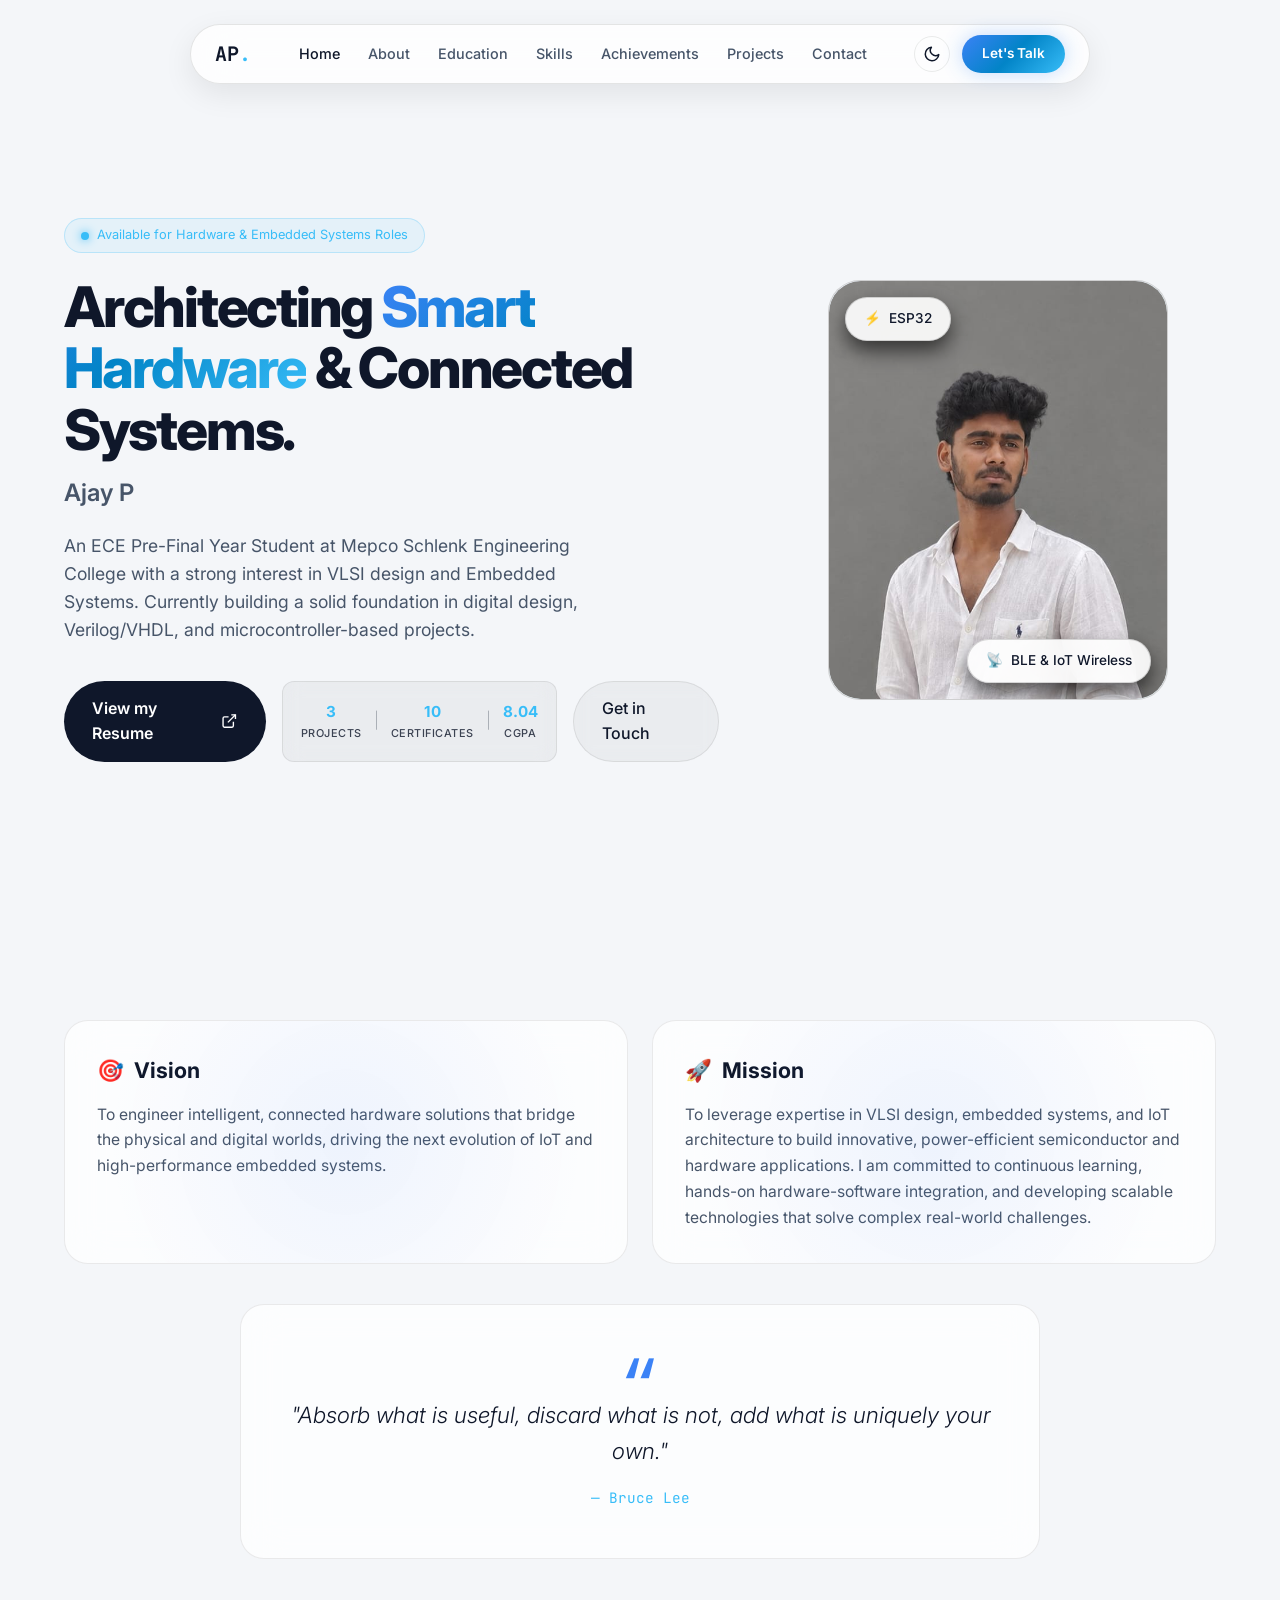
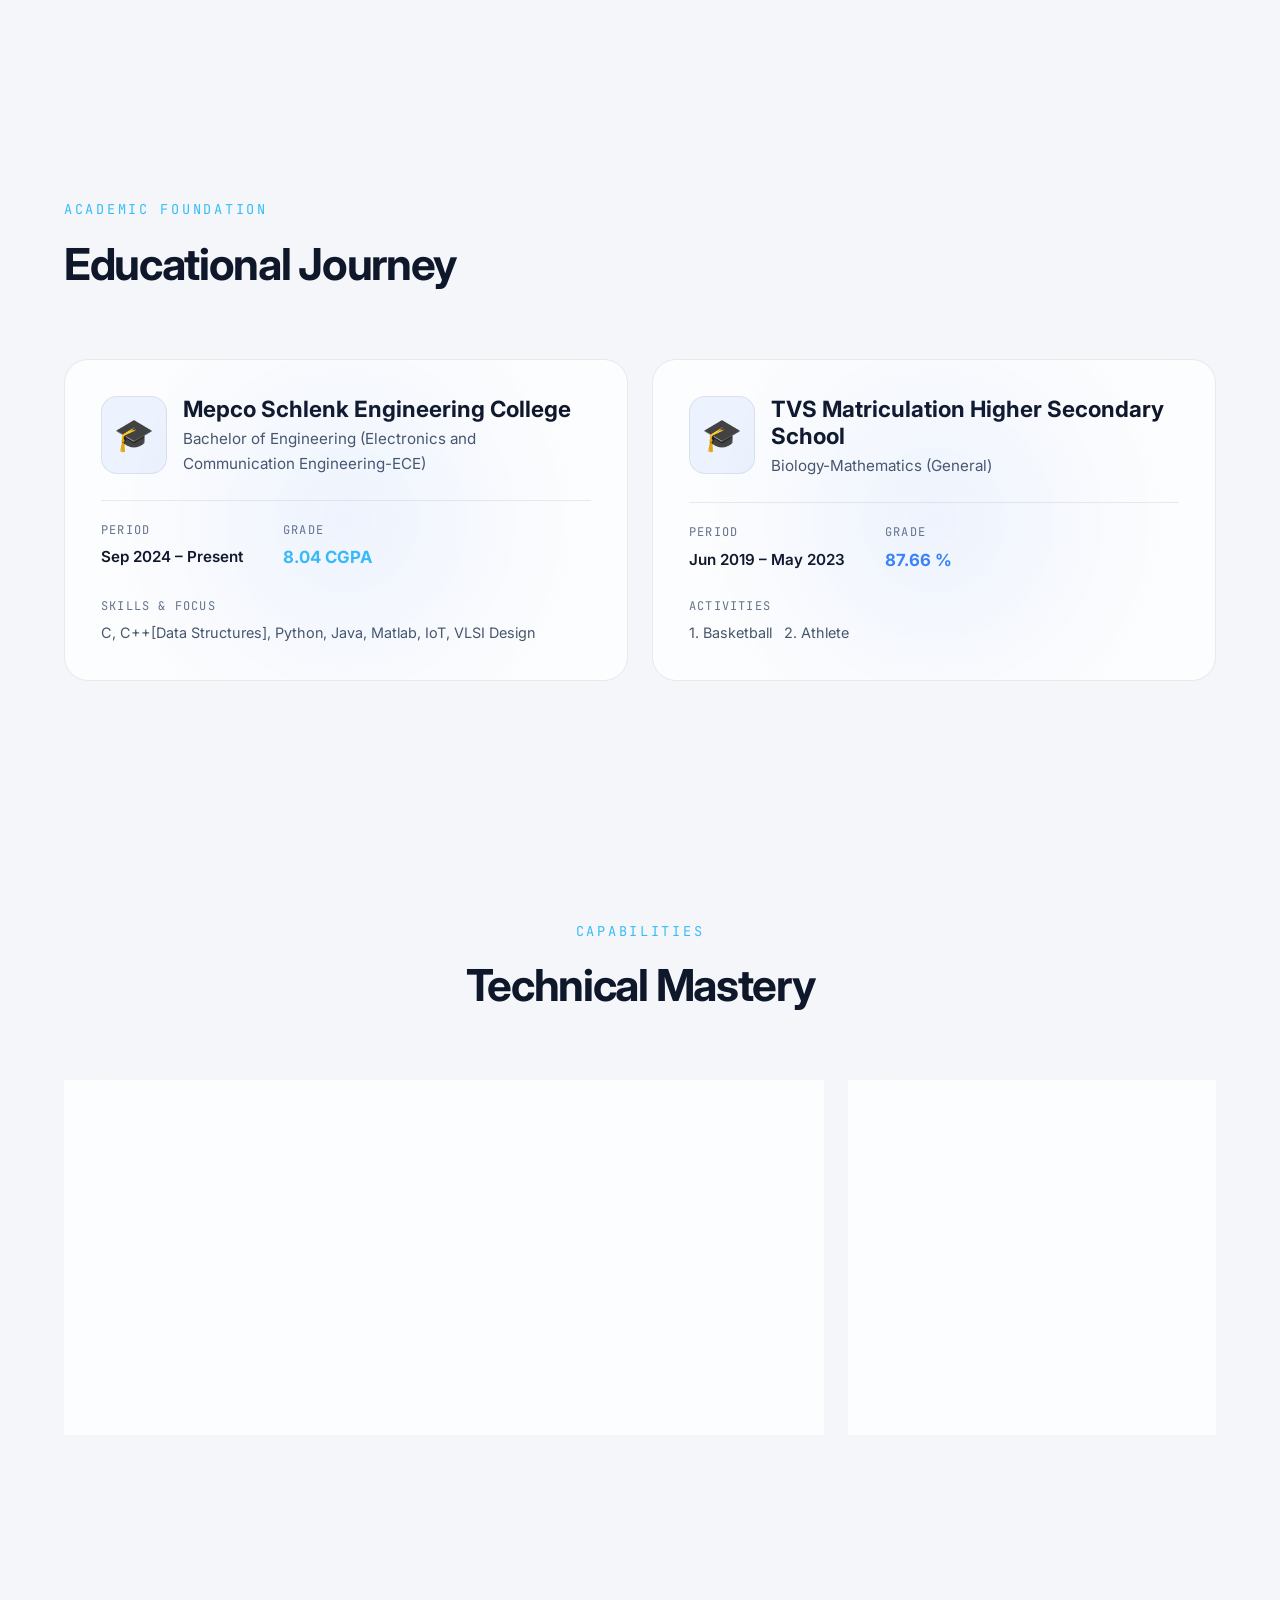
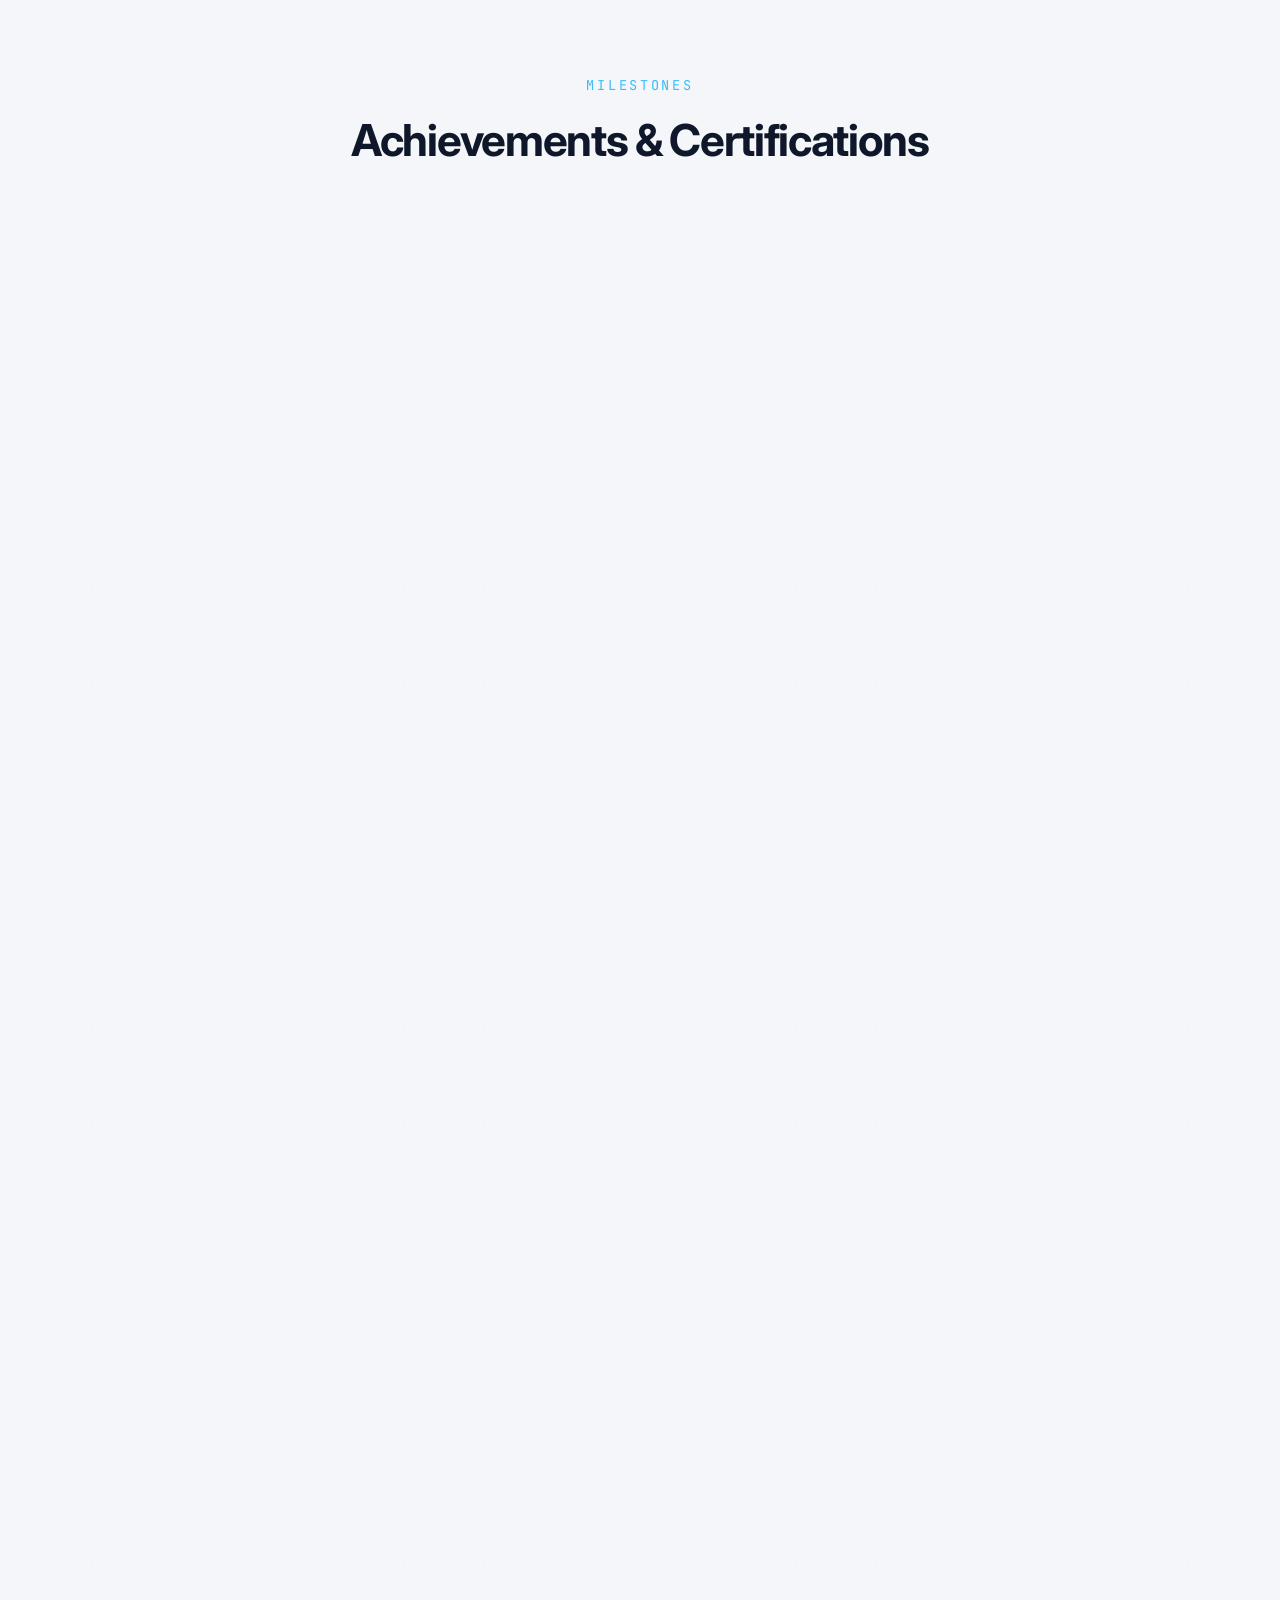
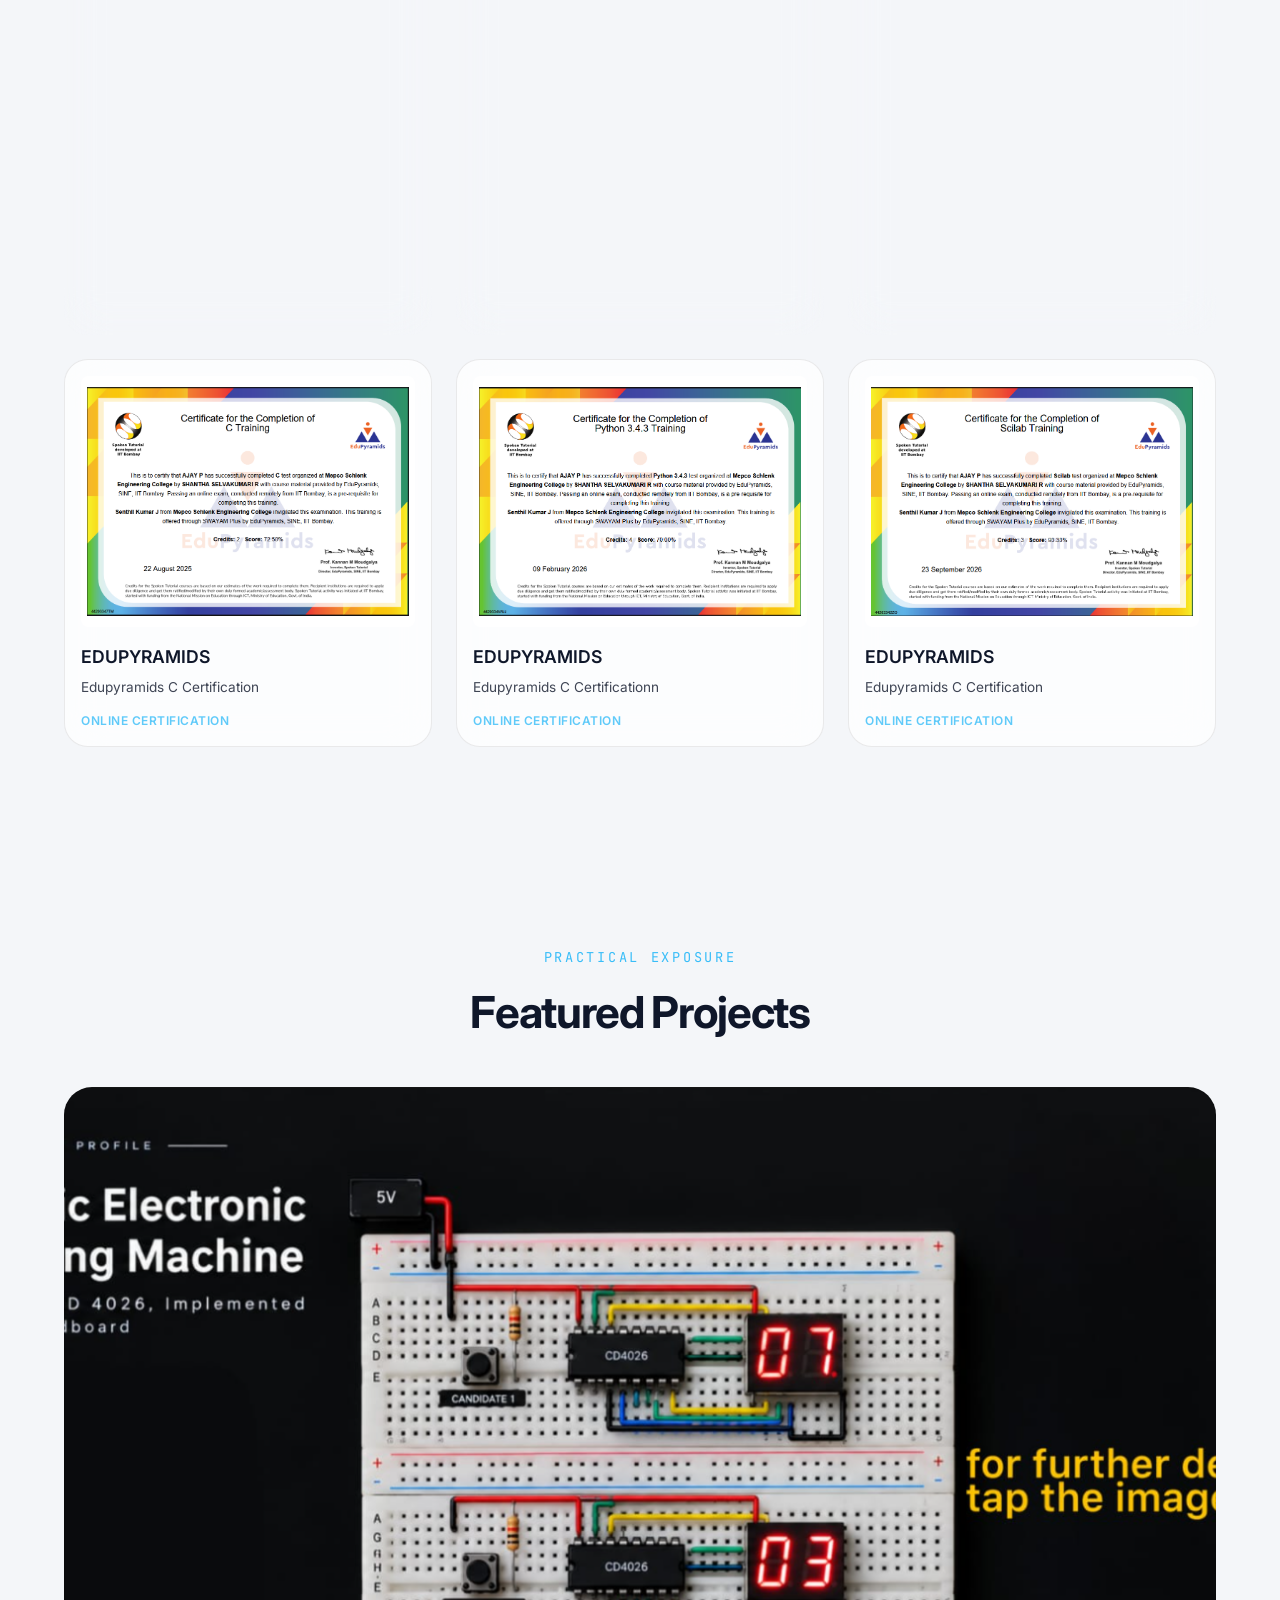
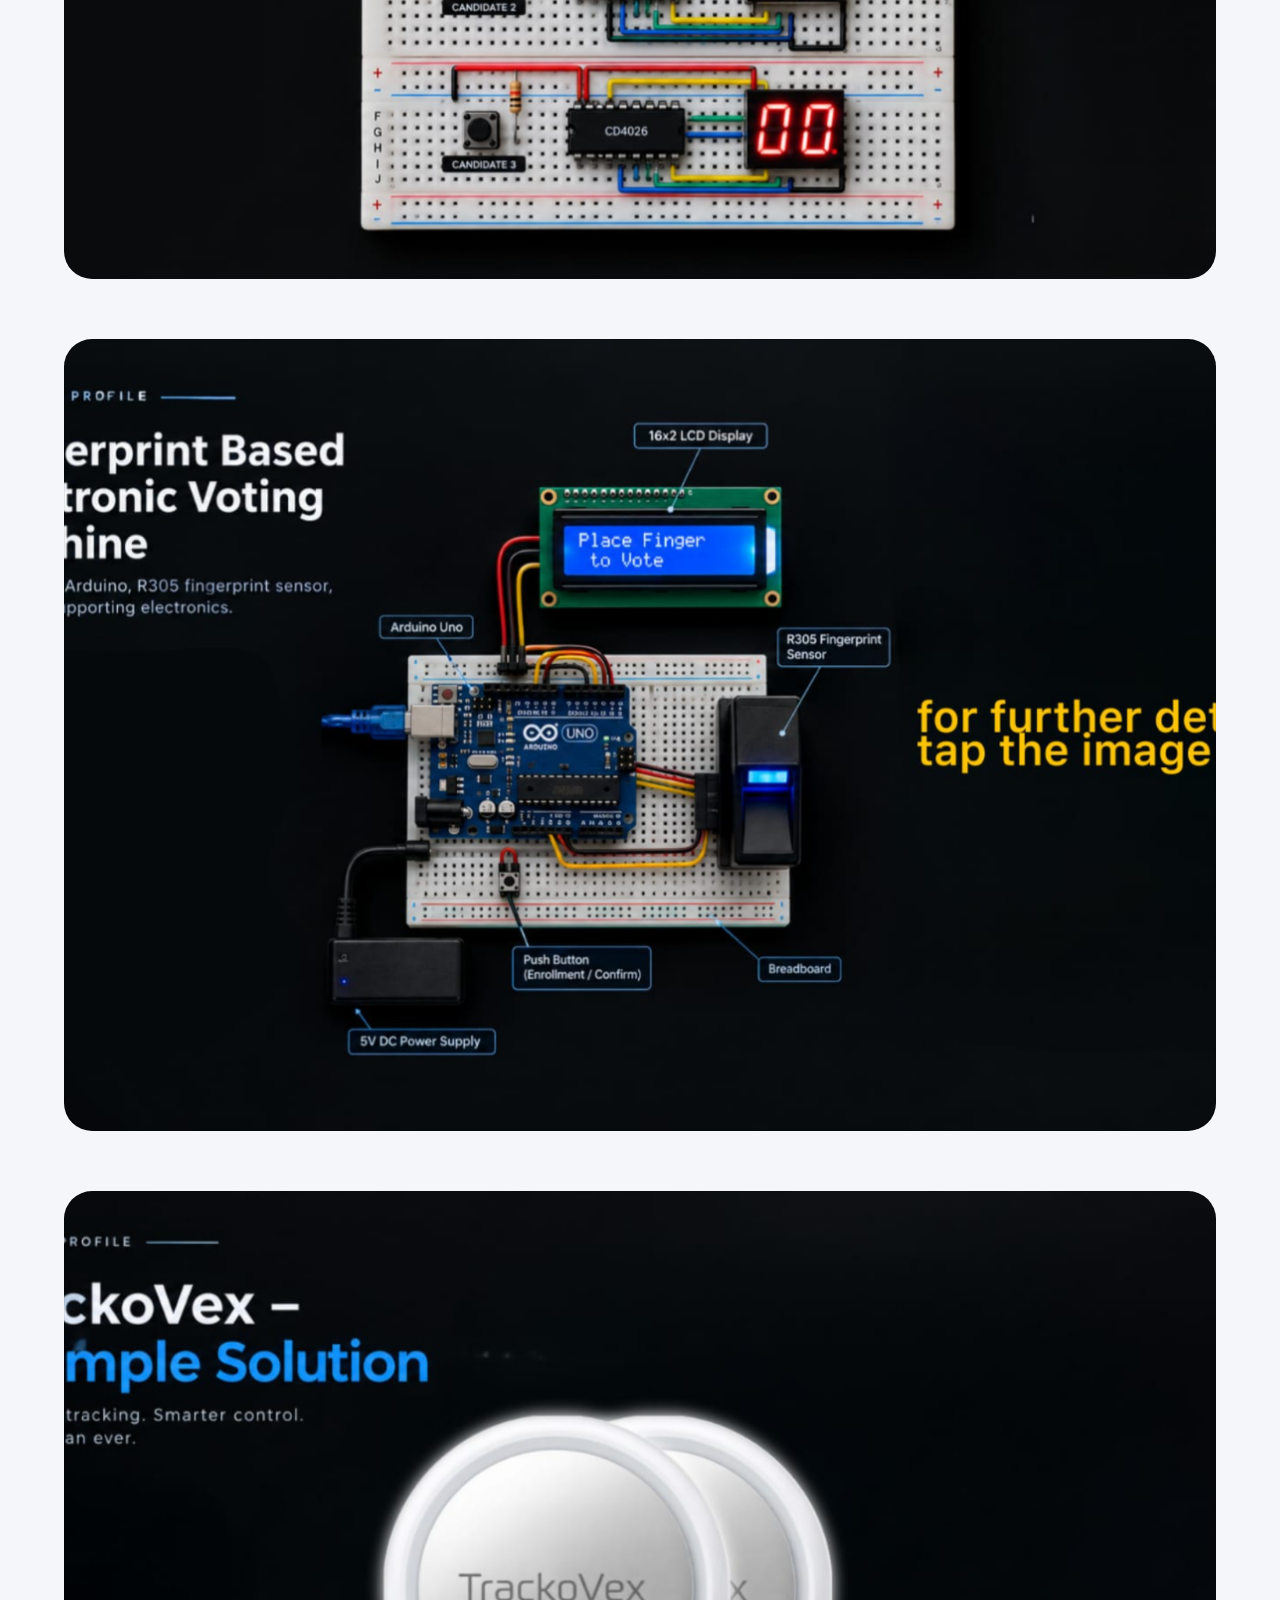
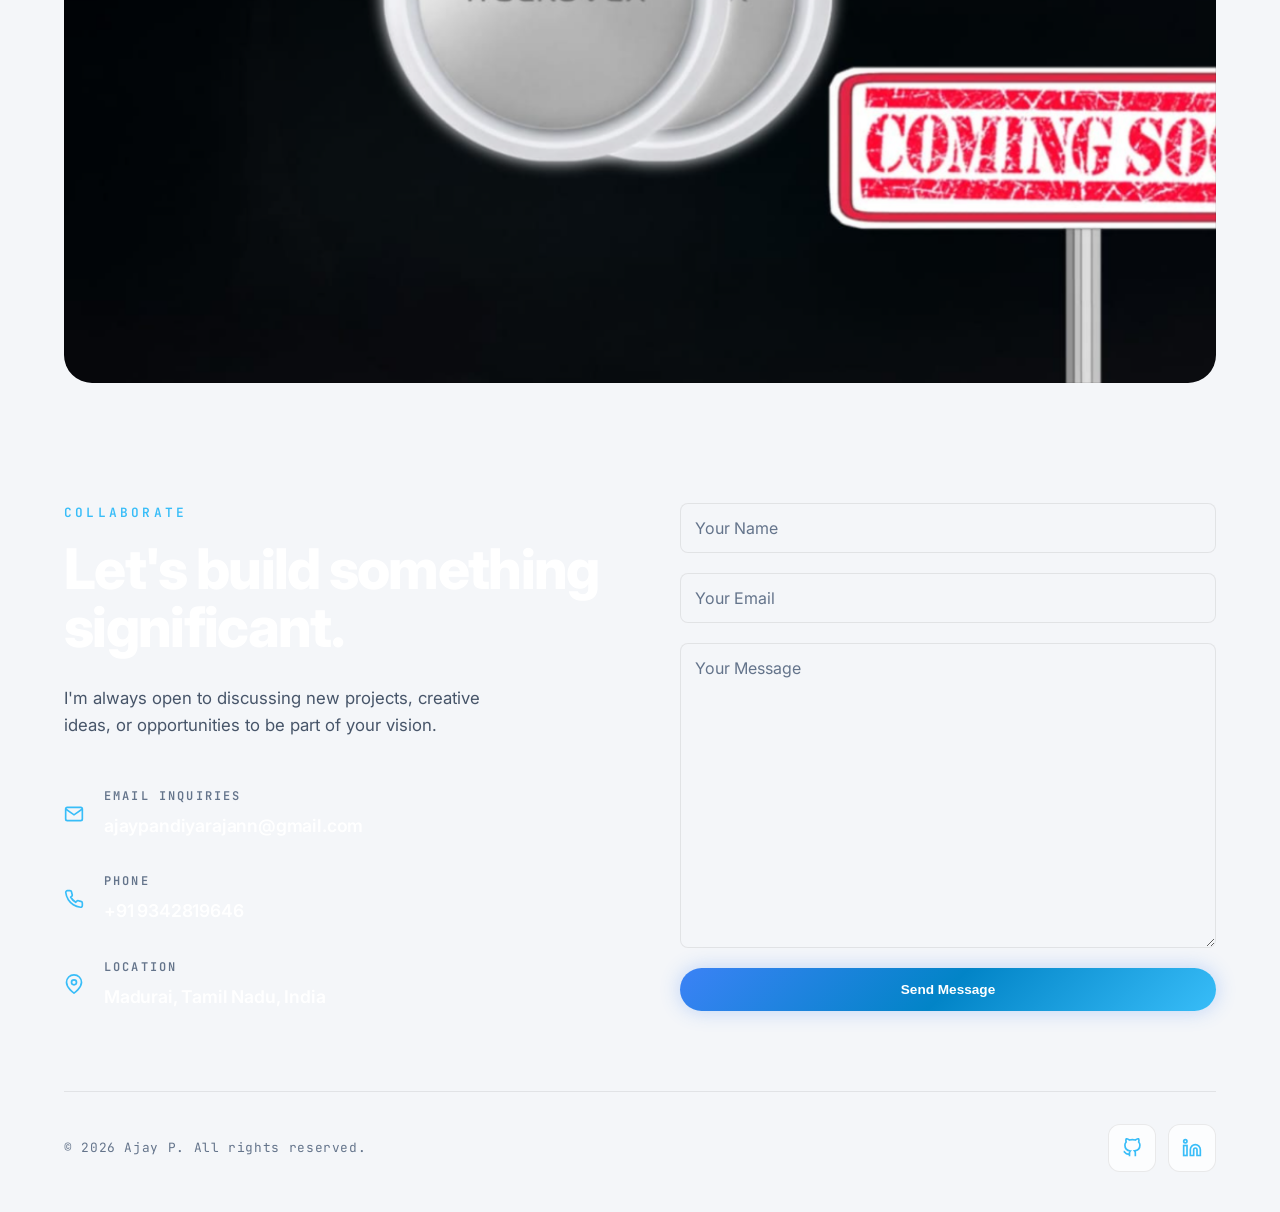
<file: index.html>
<!DOCTYPE html>
<html lang="en">
<head>
    <meta charset="UTF-8">
    <meta name="viewport" content="width=device-width, initial-scale=1.0">
    <title>Ajay P — Embedded Systems &amp; IoT Developer</title>
    
    <!-- Google Fonts: Inter & JetBrains Mono -->
    <link rel="preconnect" href="https://fonts.googleapis.com">
    <link rel="preconnect" href="https://fonts.gstatic.com" crossorigin>
    <link href="https://fonts.googleapis.com/css2?family=Inter:wght@300;400;500;600;700;800&family=JetBrains+Mono:wght@400;500;600;700&display=swap" rel="stylesheet">
    
    <link rel="stylesheet" href="style.css">
</head>
<body>
    <!-- Ambient Fluid Background Orbs -->
    <div class="ambient-glow orb-1"></div>
    <div class="ambient-glow orb-2"></div>
    <div class="ambient-glow orb-3"></div>

    <!-- Floating Glass Navbar -->
    <header class="navbar-wrapper">
        <nav class="glass-nav">
            <a href="#hero" class="nav-logo">AP<span class="dot">.</span></a>
            <div class="nav-links">
                <a href="#hero" class="nav-item active">Home</a>
                <a href="#about" class="nav-item">About</a>
                <a href="#education" class="nav-item">Education</a>
                <a href="#skills" class="nav-item">Skills</a>
                <a href="#certifications" class="nav-item">Achievements</a>
                <a href="#projects" class="nav-item">Projects</a>
                <a href="#contact" class="nav-item">Contact</a>
            </div>
            
            <div class="nav-actions" style="display: flex; align-items: center; gap: 12px;">
                <!-- Light / Dark Mode Toggle Button -->
                <button id="theme-toggle" class="theme-toggle-btn" aria-label="Toggle Theme" style="background: transparent; border: 1px solid var(--border-glass, rgba(255,255,255,0.2)); color: currentColor; cursor: pointer; padding: 8px; border-radius: 50%; display: flex; align-items: center; justify-content: center;">
                    <svg class="sun-icon" width="20" height="20" viewBox="0 0 24 24" fill="none" stroke="currentColor" stroke-width="2"><circle cx="12" cy="12" r="5"></circle><line x1="12" y1="1" x2="12" y2="3"></line><line x1="12" y1="21" x2="12" y2="23"></line><line x1="4.22" y1="4.22" x2="5.64" y2="5.64"></line><line x1="18.36" y1="18.36" x2="19.78" y2="19.78"></line><line x1="1" y1="12" x2="3" y2="12"></line><line x1="21" y1="12" x2="23" y2="12"></line><line x1="4.22" y1="19.78" x2="5.64" y2="18.36"></line><line x1="18.36" y1="5.64" x2="19.78" y2="4.22"></line></svg>
                </button>

                <a href="#contact" class="btn-glow">
                    <span>Let's Talk</span>
                </a>
            </div>
        </nav>
    </header>

    <main>
<!-- Hero Section -->
<section id="hero" class="hero-section">
    <div class="hero-container">
        <div class="hero-text">
            <div class="badge-status">
                <span class="pulse-dot"></span>
                <span>Available for Hardware &amp; Embedded Systems Roles</span>
            </div>
            <h1 class="hero-title">
                Architecting <span class="gradient-text">Smart Hardware</span> &amp; Connected Systems.
            </h1>
            <h2 class="hero-name">Ajay P</h2>
            <p class="hero-bio">
                An ECE Pre-Final Year Student at Mepco Schlenk Engineering College with a strong interest in VLSI design and Embedded Systems. Currently building a solid foundation in digital design, Verilog/VHDL, and microcontroller-based projects.
            </p>
            <div class="hero-cta-group">
                <!-- Resume Viewer Button -->
                <a href="Resumee22.pdf" target="_blank" class="btn-primary">
                    <span>View my Resume</span>
                    <svg width="18" height="18" viewBox="0 0 24 24" fill="none" stroke="currentColor" stroke-width="2"><path d="M18 13v6a2 2 0 0 1-2 2H5a2 2 0 0 1-2-2V8a2 2 0 0 1 2-2h6"></path><polyline points="15 3 21 3 21 9"></polyline><line x1="10" y1="14" x2="21" y2="3"></line></svg>
                </a>
                
                <!-- Performance & Metrics Button -->
                <div class="btn-glass hero-stats-btn" style="display: inline-flex; align-items: center; gap: 12px; padding: 10px 18px; border-radius: 12px; text-decoration: none; cursor: default;">
                    <div class="stat-item" style="display: flex; flex-direction: column; align-items: center;">
                        <span style="font-weight: 700; font-size: 0.95rem; color: var(--accent-cyan, #00f2fe);">3</span>
                        <span style="font-size: 0.68rem; opacity: 0.8; text-transform: uppercase; letter-spacing: 0.5px;">Projects</span>
                    </div>
                    <span style="opacity: 0.3; font-weight: 300;">|</span>
                    <div class="stat-item" style="display: flex; flex-direction: column; align-items: center;">
                        <span style="font-weight: 700; font-size: 0.95rem; color: var(--accent-cyan, #00f2fe);">10</span>
                        <span style="font-size: 0.68rem; opacity: 0.8; text-transform: uppercase; letter-spacing: 0.5px;">Certificates</span>
                    </div>
                    <span style="opacity: 0.3; font-weight: 300;">|</span>
                    <div class="stat-item" style="display: flex; flex-direction: column; align-items: center;">
                        <span style="font-weight: 700; font-size: 0.95rem; color: var(--accent-cyan, #00f2fe);">8.04</span>
                        <span style="font-size: 0.68rem; opacity: 0.8; text-transform: uppercase; letter-spacing: 0.5px;">CGPA</span>
                    </div>
                </div>

                <a href="#contact" class="btn-glass">Get in Touch</a>
            </div>
        </div>
        <div class="hero-visual">
            <div class="glass-avatar-frame">
                <div class="avatar-glow"></div>
                <img src="profilee.jpeg" alt="Ajay P" class="avatar-img" onerror="this.style.display='none'; this.nextElementSibling.style.display='flex';">
                <div class="avatar-placeholder">
                    <span>AJAY P</span>
                </div>
                <div class="floating-tag tag-1">
                    <span class="icon">⚡</span>
                    <span>ESP32</span>
                </div>
                <div class="floating-tag tag-2">
                    <span class="icon">📡</span>
                    <span>BLE &amp; IoT Wireless</span>
                </div>
            </div>
        </div>
    </div>
</section>

        <!-- About Section -->
        <!-- About Section -->
        <section id="about" class="section reveal">
            <div class="container">
                <!-- Vision & Mission Side-by-Side Grid -->
                <div class="vision-mission-grid">
                    <div class="glass-card vm-card">
                        <div class="card-glow"></div>
                        <h3 class="vm-title">
                            <span>🎯</span> Vision
                        </h3>
                        <p class="vm-desc">
                            To engineer intelligent, connected hardware solutions that bridge the physical and digital worlds, driving the next evolution of IoT and high-performance embedded systems.
                        </p>
                    </div>

                    <div class="glass-card vm-card">
                        <div class="card-glow"></div>
                        <h3 class="vm-title">
                            <span>🚀</span> Mission
                        </h3>
                        <p class="vm-desc">
                            To leverage expertise in VLSI design, embedded systems, and IoT architecture to build innovative, power-efficient semiconductor and hardware applications. I am committed to continuous learning, hands-on hardware-software integration, and developing scalable technologies that solve complex real-world challenges.
                        </p>
                    </div>
                </div>

                <!-- Quote Card -->
                <div class="container-narrow">
                    <div class="glass-card quote-card">
                        <div class="quote-icon">“</div>
                        <blockquote class="quote-text">
                            "Absorb what is useful, discard what is not, add what is uniquely your own."
                        </blockquote>
                        <cite class="quote-author">— Bruce Lee</cite>
                    </div>
                </div>
            </div>
        </section>
       

        <!-- Educational Journey Section -->
        <section id="education" class="section reveal">
            <div class="container">
                <div class="section-header">
                    <span class="section-subtitle">ACADEMIC FOUNDATION</span>
                    <h2 class="section-title">Educational Journey</h2>
                </div>

                <div class="education-grid">
                    <!-- Education 1 -->
                    <div class="glass-card edu-card">
                        <div class="card-glow"></div>
                        <div>
                            <div class="edu-header">
                                <div class="edu-icon">🎓</div>
                                <div>
                                    <h3 class="edu-title">Mepco Schlenk Engineering College</h3>
                                    <p class="edu-subtitle">Bachelor of Engineering (Electronics and Communication Engineering-ECE)</p>
                                </div>
                            </div>
                            
                            <hr class="card-divider">

                            <div class="edu-details">
                                <div>
                                    <span class="detail-label">PERIOD</span>
                                    <span class="detail-value">Sep 2024 – Present</span>
                                </div>
                                <div>
                                    <span class="detail-label">GRADE</span>
                                    <span class="detail-value grade-cyan">8.04 CGPA</span>
                                </div>
                            </div>
                        </div>

                        <div>
                            <span class="detail-label">SKILLS &amp; FOCUS</span>
                            <p class="detail-desc">C, C++[Data Structures], Python, Java, Matlab, IoT, VLSI Design</p>
                        </div>
                    </div>

                    <!-- Education 2 -->
                    <div class="glass-card edu-card">
                        <div class="card-glow"></div>
                        <div>
                            <div class="edu-header">
                                <div class="edu-icon">🎓</div>
                                <div>
                                    <h3 class="edu-title">TVS Matriculation Higher Secondary School</h3>
                                    <p class="edu-subtitle">Biology-Mathematics (General)</p>
                                </div>
                            </div>
                            
                            <hr class="card-divider">

                            <div class="edu-details">
                                <div>
                                    <span class="detail-label">PERIOD</span>
                                    <span class="detail-value">Jun 2019 – May 2023</span>
                                </div>
                                <div>
                                    <span class="detail-label">GRADE</span>
                                    <span class="detail-value grade-pink">87.66 %</span>
                                </div>
                            </div>
                        </div>

                        <div>
                            <span class="detail-label">ACTIVITIES</span>
                            <p class="detail-desc">1. Basketball &nbsp; 2. Athlete </p>
                        </div>
                    </div>
                </div>
            </div>
        </section>

        <!-- Skills Section -->
        <section id="skills" class="section reveal">
            <div class="container">
                <div class="section-header text-center">
                    <span class="section-subtitle">CAPABILITIES</span>
                    <h2 class="section-title">Technical Mastery</h2>
                </div>
                <div class="bento-grid skills-bento">
                    <div class="glass-card skill-box bento-span-2">
                        <div class="card-glow"></div>
                        <div class="skill-header">
                            <span class="skill-icon">⚡</span>
                            <h3>Hardware &amp; Protocols</h3>
                        </div>
                        <p class="skill-desc">Designing low-power microcontrollers, sensor nodes, and real-time serial buses.</p>
                        <div class="tags-container">
                            <span class="glass-tag">ESP32 &amp; STM32: High-performance microcontrollers</span>
                            <span class="glass-tag">Arduino: Rapid hardware prototyping</span>
                            <span class="glass-tag">Raspberry Pi: Edge computing &amp; protocol handling</span>
                            <span class="glass-tag">nRF52832 SoC: BLE ultra-low-power tracking</span>
                            <span class="glass-tag">BLE (Bluetooth Low Energy)</span>
                            <span class="glass-tag">UART &amp; Serial Buses</span>
                        </div>
                    </div>
                    
                    <div class="glass-card skill-box">
                        <div class="card-glow"></div>
                        <div class="skill-header">
                            <span class="skill-icon">💻</span>
                            <h3>Programming Languages</h3>
                        </div>
                        <p class="skill-desc">Core languages for firmware &amp; analytical tooling.</p>
                        <div class="tags-container">
                            <span class="glass-tag highlight">C (Advanced)</span>
                            <span class="glass-tag highlight">C++ (Advanced)</span>
                            <span class="glass-tag highlight">C++-DSA (Intermediate)</span>
                            <span class="glass-tag highlight">Python (Advanced)</span>
                            <span class="glass-tag highlight">Java (Intermediate)</span>
                        </div>
                    </div>
                </div>
            </div>
        </section>

        <!-- Certifications & Achievements Section -->
        <section id="certifications" class="section reveal">
            <div class="container">
                <div class="section-header text-center">
                    <span class="section-subtitle">MILESTONES</span>
                    <h2 class="section-title">Achievements &amp; Certifications</h2>
                </div>

                <div class="cert-grid">
                    <!-- Cert 1 -->
                    <div class="glass-card cert-card-item">
                        <a href="nptell2.png" target="_blank" class="cert-img-wrapper">
                            <img src="nptell2.png" alt="Industry 4.0 & IIoT Certificate" onerror="this.src='https://via.placeholder.com/400x300?text=Certificate+Image';">
                        </a>
                        <div class="cert-info">
                            <div>
                                <h3>Introduction to Industry 4.0 &amp; IIoT</h3>
                                <p>NPTEL — Elite (60%)</p>
                            </div>
                            <span class="cert-tag">☆ FEATURED ACHIEVEMENT</span>
                        </div>
                    </div>

                    <!-- Cert 2 -->
                    <div class="glass-card cert-card-item">
                        <a href="nptell1.jpeg" target="_blank" class="cert-img-wrapper">
                            <img src="nptell1.jpeg" alt="Introduction to Internet of Things Certificate" onerror="this.src='https://via.placeholder.com/400x300?text=Certificate+Image';">
                        </a>
                        <div class="cert-info">
                            <div>
                                <h3>Introduction to Internet of Things</h3>
                                <p>NPTEL — Elite (81%)</p>
                            </div>
                            <span class="cert-tag">☆ FEATURED ACHIEVEMENT</span>
                        </div>
                    </div>
                    <!-- Cert 3 -->

                       <div class="glass-card cert-card-item">
                        <a href="tech.png" target="_blank" class="cert-img-wrapper">
                            <img src="tech.png" alt="Proudly TechInnovative 2026-27 Runner-up" onerror="this.src='https://via.placeholder.com/400x300?text=Certificate+Image';">
                        </a>
                        <div class="cert-info">
                            <div>
                                <h3>TECHINNOVATIVE 2026-27 Certificate</h3>
                                <p>SECOND PLACE</p>
                            </div>
                            <span class="cert-tag">☆ FEATURED ACHIEVEMENT</span>
                        </div>
                    </div>
                    <!-- Cert 4 -->

                       <div class="glass-card cert-card-item">
                        <a href="erode.jpg" target="_blank" class="cert-img-wrapper">
                            <img src="erode.jpg" alt="GALAXY26 GCE Paper War- Certificate of Participation" onerror="this.src='https://via.placeholder.com/400x300?text=Certificate+Image';">
                        </a>
                        <div class="cert-info">
                            <div>
                                <h3>Paper Presentation on topic "Cobots in Healthcare"</h3>
                                <p>Certificate of Participation</p>
                            </div>
                            <span class="cert-tag">☆ SYMPOSIUM</span>
                        </div>
                    </div>

                    <!-- Cert 5 -->
                    <div class="glass-card cert-card-item">
                        <a href="C_cert.jpg" target="_blank" class="cert-img-wrapper">
                            <img src="C_cert.jpg" alt="C/C++ Certificate" onerror="this.src='https://via.placeholder.com/400x300?text=Certificate+Image';">
                        </a>
                        <div class="cert-info">
                            <div>
                                <h3>C/C++ Programming &amp; DSA</h3>
                                <p>SSI Institutions, Madurai</p>
                            </div>
                            <span class="cert-tag">PROGRAMMING</span>
                        </div>
                    </div>

                    <!-- Cert 6 -->
                    <div class="glass-card cert-card-item">
                        <a href="Python_cert.jpg" target="_blank" class="cert-img-wrapper">
                            <img src="Python_cert.jpg" alt="Python Certificate" onerror="this.src='https://via.placeholder.com/400x300?text=Certificate+Image';">
                        </a>
                        <div class="cert-info">
                            <div>
                                <h3>Python Programming Language</h3>
                                <p>SSI Institutions, Madurai</p>
                            </div>
                            <span class="cert-tag">PROGRAMMING</span>
                        </div>
                    </div>

                    <!-- Cert 7 -->
                    <div class="glass-card cert-card-item">
                        <a href="Ieee_cert.jpg" target="_blank" class="cert-img-wrapper">
                            <img src="Ieee_cert.jpg" alt="IEEE Certificate" onerror="this.src='https://via.placeholder.com/400x300?text=Certificate+Image';">
                        </a>
                        <div class="cert-info">
                            <div>
                                <h3>IEEE English for Technical Professionals</h3>
                                <p>IEEE Certification</p>
                            </div>
                            <span class="cert-tag">PROFESSIONAL DEVELOPMENT</span>
                        </div>
                    </div>

                    <!-- Cert 8 -->
                   <!--    <div class="glass-card cert-card-item">
                        <a href="erode.jpg" target="_blank" class="cert-img-wrapper">
                            <img src="erode.jpg" alt="GALAXY26 GCE Certificate" onerror="this.src='https://via.placeholder.com/400x300?text=Certificate+Image';">
                        </a>
                        <div class="cert-info">
                            <div>
                                <h3>GALAXY26 - GCE, Erode</h3>
                                <p>Paper Presentation: Cobots in ECE</p>
                            </div>
                            <span class="cert-tag">SYMPOSIUM</span>
                        </div>
                    </div>  -->

                    <!-- Cert 9 -->
                    <div class="glass-card cert-card-item">
                        <a href="hp1_cert.png" target="_blank" class="cert-img-wrapper">
                            <img src="hp1_cert.png" alt="HP Life Certificate" onerror="this.src='https://via.placeholder.com/400x300?text=Certificate+Image';">
                        </a>
                        <div class="cert-info">
                            <div>
                                <h3>HP LIFE CERTIFICATE</h3>
                                <p>Professional Networking for Career Growth</p>
                            </div>
                            <span class="cert-tag">PROFESSIONAL DEVELOPMENT</span>
                        </div>
                    </div>

                    <!-- Cert 10 -->
                    <div class="glass-card cert-card-item">
                        <a href="hp2_cert.png" target="_blank" class="cert-img-wrapper">
                            <img src="hp2_cert.png" alt="HP Life Certificate" onerror="this.src='https://via.placeholder.com/400x300?text=Certificate+Image';">
                        </a>
                        <div class="cert-info">
                            <div>
                                <h3>HP LIFE CERTIFICATE</h3>
                                <p>Critical Thinking in the AI Era</p>
                            </div>
                            <span class="cert-tag">PROFESSIONAL DEVELOPMENT</span>
                        </div>
                    </div>
                    <!-- Cert 11 -->
                      <div class="glass-card cert-card-item">
                        <a href="infosys1.png" target="_blank" class="cert-img-wrapper">
                            <img src="infosys1.png" alt="Infosys Certificate" onerror="this.src='https://via.placeholder.com/400x300?text=Certificate+Image';">
                        </a>
                        <div class="cert-info">
                            <div>
                                <h3>Java Fundamentals</h3>
                                <p>Infosys Springboard Certification</p>
                            </div>
                            <span class="cert-tag">PROFESSIONAL DEVELOPMENT</span>
                        </div>
                    </div>
                   <!-- Cert 12 -->
                    <div class="glass-card cert-card-item">
                        <a href="pythonnn.png" target="_blank" class="cert-img-wrapper">
                            <img src="pythonnn.png" alt="Infosys Certificate" onerror="this.src='https://via.placeholder.com/400x300?text=Certificate+Image';">
                        </a>
                        <div class="cert-info">
                            <div>
                                <h3>Python fundamentals</h3>
                                <p>Infosys Springboard Certification</p>
                            </div>
                            <span class="cert-tag">PROFESSIONAL DEVELOPMENT</span>
                        </div>
                    </div>

                    <!-- Cert 13 -->
                     <div class="glass-card cert-card-item">
                        <a href="Iv_cert.jpg" target="_blank" class="cert-img-wrapper">
                            <img src="Iv_cert.jpg" alt="BSNL Certificate" onerror="this.src='https://via.placeholder.com/400x300?text=Certificate+Image';">
                        </a>
                        <div class="cert-info">
                            <div>
                                <h3>BSNL CERTIFICATE</h3>
                                <p>Industrial Visit- Bharath Sanchar Nigam Limited(BSNL)</p>
                            </div>
                            <span class="cert-tag">INDUSTRIAL VISIT</span>
                        </div>
                    </div> 
                    
                    <!-- Cert 14 -->

                      <div class="glass-card cert-card-item">
                        <a href="cedu.png" target="_blank" class="cert-img-wrapper">
                            <img src="cedu.png" alt="Infosys Certificate" onerror="this.src='https://via.placeholder.com/400x300?text=Certificate+Image';">
                        </a>
                        <div class="cert-info">
                            <div>
                                <h3>EDUPYRAMIDS</h3>
                                <p>Edupyramids C Certification</p>
                            </div>
                            <span class="cert-tag">ONLINE CERTIFICATION</span>
                        </div>
                    </div> 

                   <!-- Cert 15 -->

                        <div class="glass-card cert-card-item">
                        <a href="pythone.png" target="_blank" class="cert-img-wrapper">
                            <img src="pythone.png" alt="Infosys Certificate" onerror="this.src='https://via.placeholder.com/400x300?text=Certificate+Image';">
                        </a>
                        <div class="cert-info">
                            <div>
                                <h3>EDUPYRAMIDS</h3>
                                <p>Edupyramids C Certificationn</p>
                            </div>
                            <span class="cert-tag">ONLINE CERTIFICATION</span>
                        </div>
                    </div> 
                     <!-- Cert 16 -->

                       <div class="glass-card cert-card-item">
                        <a href="scilab.png" target="_blank" class="cert-img-wrapper">
                            <img src="scilab.png" alt="Infosys Certificate" onerror="this.src='https://via.placeholder.com/400x300?text=Certificate+Image';">
                        </a>
                        <div class="cert-info">
                            <div>
                                <h3>EDUPYRAMIDS</h3>
                                <p>Edupyramids C Certification</p>
                            </div>
                            <span class="cert-tag">ONLINE CERTIFICATION</span>
                        </div>
                    </div> 
                    
                   <!-- Cert 13 -->

                     <!--    <div class="glass-card cert-card-item">
                        <a href="tech.png" target="_blank" class="cert-img-wrapper">
                            <img src="tech.png" alt="Infosys Certificate" onerror="this.src='https://via.placeholder.com/400x300?text=Certificate+Image';">
                        </a>
                        <div class="cert-info">
                            <div>
                                <h3>TECHINNOVAATIVE</h3>
                                <p>TechInnovative Certification</p>
                            </div>
                            <span class="cert-tag">EVENT PARTICIPATION</span>
                        </div>
                    </div> -->
                </div>
            </div>
        </section>

        <!-- Single Page Project Grid Section -->
        <section id="projects" class="section projects-section reveal">
            <div class="container text-center" style="margin-bottom: 40px;">
                <span class="section-subtitle">PRACTICAL EXPOSURE</span>
                <h2 class="section-title">Featured Projects</h2>
            </div>

            <div class="projects-container">
                <!-- Full Page Project 1 -->
                <div class="fullpage-project-card">
                    <img src="img.png" alt="Design of Basic Electronic Voting Machine" class="project-bg-img" onerror="this.src='https://via.placeholder.com/1920x1080?text=Project+1+Image';">
                    <div class="project-thin-border"></div>
                    <div class="project-hover-overlay">
                        <span class="project-category">BASIC IOT HARDWARE</span>
                        <h3 class="project-overlay-title">Design of Basic Electronic Voting Machine</h3>
                        <p class="project-overlay-desc">
                            A basic Electronic Voting Machine (EVM) built using CD4026 decade counters that count votes triggered by clock pulses and display the running tally on 7-segment LED displays in real time.
                        </p>
                        <div class="project-overlay-footer">
                            <div class="project-tags">
                                <span class="glass-tag">CD4026</span>
                                <span class="glass-tag">7-SEGMENT DISPLAY</span>
                                <span class="glass-tag">IoT</span>
                            </div>
                            <a href="Design of Electronic Voting Machine.pdf" target="_blank" class="btn-primary">
                                <span>View Technical Report</span>
                                <svg width="14" height="14" viewBox="0 0 24 24" fill="none" stroke="currentColor" stroke-width="2"><path d="M18 13v6a2 2 0 0 1-2 2H5a2 2 0 0 1-2-2V8a2 2 0 0 1 2-2h6"></path><polyline points="15 3 21 3 21 9"></polyline><line x1="10" y1="14" x2="21" y2="3"></line></svg>
                            </a>
                        </div>
                    </div>
                </div>

                <!-- Full Page Project 2 -->
                <div class="fullpage-project-card">
                    <img src="img3.png" alt="Biometric Voting System" class="project-bg-img" onerror="this.src='https://via.placeholder.com/1920x1080?text=Project+2+Image';">
                    <div class="project-thin-border"></div>
                    <div class="project-hover-overlay">
                        <span class="project-category">FINGERPRINT BASED EVM</span>
                        <h3 class="project-overlay-title">Biometric Voting System</h3>
                        <p class="project-overlay-desc">
                            A fingerprint-based EVM using an Arduino microcontroller, RM307 fingerprint sensor for voter authentication, and an LCD display to show real-time vote counts and voter status after each cast.
                        </p>
                        <div class="project-overlay-footer">
                            <div class="project-tags">
                                <span class="glass-tag">Arduino</span>
                                <span class="glass-tag">RM 307</span>
                                <span class="glass-tag">IoT</span>
                                <span class="glass-tag">Embedded Systems</span>
                            </div>
                            <a href="Fingerprint based Electronic Voting Machine.pdf" target="_blank" class="btn-primary">
                                <span>View Technical Report</span>
                                <svg width="14" height="14" viewBox="0 0 24 24" fill="none" stroke="currentColor" stroke-width="2"><path d="M18 13v6a2 2 0 0 1-2 2H5a2 2 0 0 1-2-2V8a2 2 0 0 1 2-2h6"></path><polyline points="15 3 21 3 21 9"></polyline><line x1="10" y1="14" x2="21" y2="3"></line></svg>
                            </a>
                        </div>
                    </div>
                </div>

                <!-- Full Page Project 3 -->
                <div class="fullpage-project-card">
                    <img src="imag3.png" alt="TrackoVex" class="project-bg-img" onerror="this.src='https://via.placeholder.com/1920x1080?text=Project+3+Image';">
                    <div class="project-thin-border"></div>
                    <div class="project-hover-overlay">
                        <span class="project-category">BLE PROXIMITY TRACKING</span>
                        <h3 class="project-overlay-title">TrackoVex — A Simple Solution</h3>
                        <p class="project-overlay-desc">
                            TrackoVex is a compact BLE proximity tracker built on the nRF52832 SoC, using Bluetooth Low Energy beacons to locate and track everyday items with minimal power consumption.
                        </p>
                        <div class="project-overlay-footer">
                            <div class="project-tags">
                                <span class="glass-tag">nRF52832</span>
                                <span class="glass-tag">BLE</span>
                                <span class="glass-tag">WebDesign</span>
                            </div>
                            <a href="TrackoVex Report.pdf" target="_blank" class="btn-primary">
                                <span>View Technical Report</span>
                                <svg width="14" height="14" viewBox="0 0 24 24" fill="none" stroke="currentColor" stroke-width="2"><path d="M18 13v6a2 2 0 0 1-2 2H5a2 2 0 0 1-2-2V8a2 2 0 0 1 2-2h6"></path><polyline points="15 3 21 3 21 9"></polyline><line x1="10" y1="14" x2="21" y2="3"></line></svg>
                            </a>
                        </div>
                    </div>
                </div>
            </div>
        </section>

<!-- Footer / Contact Section -->
<footer id="contact" class="footer-section">
    <div class="container">
        <div class="contact-grid">
            <!-- Left Info Column -->
            <div class="contact-info">
                <span class="section-subtitle">COLLABORATE</span>
                <h2 class="contact-heading">Let's build something significant.</h2>
                <p class="contact-subtext">
                    I'm always open to discussing new projects, creative ideas, or opportunities to be part of your vision.
                </p>

                <div class="contact-details">
                    <div class="contact-item">
                        <div class="contact-icon">
                            <svg width="20" height="20" viewBox="0 0 24 24" fill="none" stroke="currentColor" stroke-width="2"><path d="M4 4h16c1.1 0 2 .9 2 2v12c0 1.1-.9 2-2 2H4c-1.1 0-2-.9-2-2V6c0-1.1.9-2 2-2z"></path><polyline points="22,6 12,13 2,6"></polyline></svg>
                        </div>
                        <div>
                            <span class="detail-label">EMAIL INQUIRIES</span>
                            <a href="mailto:ajaypandiyarajann@gmail.com" class="detail-value">ajaypandiyarajann@gmail.com</a>
                        </div>
                    </div>

                    <div class="contact-item">
                        <div class="contact-icon">
                            <svg width="20" height="20" viewBox="0 0 24 24" fill="none" stroke="currentColor" stroke-width="2"><path d="M22 16.92v3a2 2 0 0 1-2.18 2 19.79 19.79 0 0 1-8.63-3.07 19.5 19.5 0 0 1-6-6 19.79 19.79 0 0 1-3.07-8.67A2 2 0 0 1 4.11 2h3a2 2 0 0 1 2 1.72 12.84 12.84 0 0 0 .7 2.81 2 2 0 0 1-.45 2.11L8.09 9.91a16 16 0 0 0 6 6l1.27-1.27a2 2 0 0 1 2.11-.45 12.84 12.84 0 0 0 2.81.7A2 2 0 0 1 22 16.92z"></path></svg>
                        </div>
                        <div>
                            <span class="detail-label">PHONE</span>
                            <span class="detail-value">+91 9342819646</span>
                        </div>
                    </div>

                    <div class="contact-item">
                        <div class="contact-icon">
                            <svg width="20" height="20" viewBox="0 0 24 24" fill="none" stroke="currentColor" stroke-width="2"><path d="M21 10c0 7-9 13-9 13s-9-6-9-13a9 9 0 0 1 18 0z"></path><circle cx="12" cy="10" r="3"></circle></svg>
                        </div>
                        <div>
                            <span class="detail-label">LOCATION</span>
                            <span class="detail-value">Madurai, Tamil Nadu, India</span>
                        </div>
                    </div>
                </div>
            </div>

            <!-- Right Form Column -->
            <div class="contact-form-wrapper" style="display: flex; flex-direction: column; height: 100%;">
               <form action="https://api.web3forms.com/submit" method="POST" class="contact-form" style="display: flex; flex-direction: column; gap: 20px; height: 100%;">
                    <!-- Web3Forms Access Key -->
                    <input type="hidden" name="access_key" value="b0762f4c-54a1-47c8-b086-d4bdcc65ff9e">

                    <div class="form-group">
                        <input type="text" name="name" placeholder="Your Name" required style="width: 100%; padding: 14px; border-radius: 8px; border: 1px solid var(--border-glass, rgba(255,255,255,0.2)); background: rgba(255,255,255,0.05); color: inherit;">
                    </div>
                    
                    <div class="form-group">
                        <input type="email" name="email" placeholder="Your Email" required style="width: 100%; padding: 14px; border-radius: 8px; border: 1px solid var(--border-glass, rgba(255,255,255,0.2)); background: rgba(255,255,255,0.05); color: inherit;">
                    </div>

                    <!-- Expanded message field filling available container space -->
                    <div class="form-group" style="flex: 1; display: flex;">
                        <textarea name="message" rows="8" placeholder="Your Message" required style="width: 100%; min-height: 220px; flex: 1; padding: 14px; border-radius: 8px; border: 1px solid var(--border-glass, rgba(255,255,255,0.2)); background: rgba(255,255,255,0.05); color: inherit; resize: vertical; font-family: inherit;"></textarea>
                    </div>

                    <button type="submit" class="btn-glow" style="cursor: pointer; border: none; padding: 14px; text-align: center;">
                        <span>Send Message</span>
                    </button>
                </form>
            </div>
        </div>

        <!-- Floating Bottom Socials & Copyright -->
        <div class="contact-footer-bar">
            <p>&copy; 2026 Ajay P. All rights reserved.</p>
            <div class="social-icons-wrapper">
                <a href="https://github.com/ajay-pandiarajan" target="_blank" aria-label="GitHub" class="social-box-icon">
                    <svg width="20" height="20" viewBox="0 0 24 24" fill="none" stroke="currentColor" stroke-width="2"><path d="M9 19c-5 1.5-5-2.5-7-3m14 6v-3.87a3.37 3.37 0 0 0-.94-2.61c3.14-.35 6.44-1.54 6.44-7A5.44 5.44 0 0 0 20 4.77 5.07 5.07 0 0 0 19.91 1S18.73.65 16 2.48a13.38 13.38 0 0 0-7 0C6.27.65 5.09 1 5.09 1A5.07 5.07 0 0 0 5 4.77a5.44 5.44 0 0 0-1.5 3.78c0 5.42 3.3 6.61 6.44 7A3.37 3.37 0 0 0 9 18.13V22"></path></svg>
                </a>
                <a href="https://www.linkedin.com/in/ajay-pandiarajan-329163377/" target="_blank" aria-label="LinkedIn" class="social-box-icon">
                    <svg width="20" height="20" viewBox="0 0 24 24" fill="none" stroke="currentColor" stroke-width="2"><path d="M16 8a6 6 0 0 1 6 6v7h-4v-7a2 2 0 0 0-2-2 2 2 0 0 0-2 2v7h-4v-7a6 6 0 0 1 6-6z"></path><rect x="2" y="9" width="4" height="12"></rect><circle cx="4" cy="4" r="2"></circle></svg>
                </a>
            </div>
        </div>
    </div>
</footer>
    </main>

    <script src="script.js"></script>
</body>
</html>
</file>
<file: style.css>
/* ==========================================================================
   DARK LIQUID GLASS DESIGN SYSTEM (Black & Blue Minimalist Theme)
   ========================================================================== */

:root {
  --bg-dark: #050811;
  --bg-card: rgba(10, 20, 38, 0.45);
  --bg-card-hover: rgba(15, 28, 54, 0.65);
  --border-glass: rgba(59, 130, 246, 0.12);
  --border-glass-bright: rgba(59, 130, 246, 0.35);

  --text-primary: #f8fafc;
  --text-secondary: #94a3b8;
  --text-muted: #64748b;

  --accent-purple: #1e3a8a;
  --accent-pink: #0284c7;
  --accent-cyan: #38bdf8;
  --accent-blue: #3b82f6;
  --accent-gradient: linear-gradient(135deg, #3b82f6 0%, #0284c7 50%, #38bdf8 100%);
  --accent-glow: rgba(59, 130, 246, 0.25);

  /* Updated Font Definitions to match ajaypandiarajan.netlify.app */
  --font-main: 'Inter', -apple-system, BlinkMacSystemFont, 'Segoe UI', Roboto, sans-serif;
  --font-mono: 'JetBrains Mono', monospace;

  --max-width: 1200px;
  --max-width-narrow: 800px;
  --transition-smooth: all 0.4s cubic-bezier(0.16, 1, 0.3, 1);
}

*, *::before, *::after {
  box-sizing: border-box;
  margin: 0;
  padding: 0;
}

html {
  scroll-behavior: smooth;
  background-color: var(--bg-dark);
  color: var(--text-primary);
  overflow-x: hidden;
}

body {
  min-height: 100vh;
  font-family: var(--font-main);
  line-height: 1.6;
  -webkit-font-smoothing: antialiased;
  position: relative;
  transition: background-color 0.4s ease, color 0.4s ease;
}

/* Background Ambient Orbs */
.ambient-glow {
  position: fixed;
  border-radius: 50%;
  filter: blur(140px);
  z-index: -1;
  pointer-events: none;
  opacity: 0.35;
  animation: floatOrb 18s ease-in-out infinite alternate;
}

.orb-1 {
  width: 500px;
  height: 500px;
  background: radial-gradient(circle, rgba(59, 130, 246, 0.4), transparent 70%);
  top: -100px;
  left: -100px;
}

.orb-2 {
  width: 600px;
  height: 600px;
  background: radial-gradient(circle, rgba(2, 132, 199, 0.35), transparent 70%);
  bottom: 10%;
  right: -150px;
  animation-delay: -5s;
}

.orb-3 {
  width: 450px;
  height: 450px;
  background: radial-gradient(circle, rgba(56, 189, 248, 0.25), transparent 70%);
  top: 40%;
  left: 30%;
  animation-delay: -10s;
}

@keyframes floatOrb {
  0% { transform: translate(0, 0) scale(1); }
  50% { transform: translate(40px, 60px) scale(1.1); }
  100% { transform: translate(-30px, -40px) scale(0.95); }
}

/* Layout Containers */
.container {
  width: 90%;
  max-width: var(--max-width);
  margin: 0 auto;
}

.container-narrow {
  width: 90%;
  max-width: var(--max-width-narrow);
  margin: 0 auto;
}

.section {
  padding: 120px 0;
  position: relative;
}

.section-header {
  margin-bottom: 60px;
}

.section-subtitle {
  font-family: var(--font-mono);
  font-size: 0.85rem;
  letter-spacing: 0.2em;
  color: var(--accent-cyan);
  text-transform: uppercase;
  display: block;
  margin-bottom: 8px;
}

.section-title {
  font-size: 2.75rem;
  font-weight: 700;
  letter-spacing: -0.03em;
}

.text-center { text-align: center; }

/* Gradient Typography */
.gradient-text {
  background: var(--accent-gradient);
  -webkit-background-clip: text;
  -webkit-text-fill-color: transparent;
}

/* Glassmorphism Card System */
.glass-card {
  background: var(--bg-card);
  backdrop-filter: blur(20px);
  -webkit-backdrop-filter: blur(20px);
  border: 1px solid var(--border-glass);
  border-radius: 24px;
  padding: 32px;
  position: relative;
  overflow: hidden;
  transition: var(--transition-smooth);
}

.glass-card:hover {
  background: var(--bg-card-hover);
  border-color: var(--border-glass-bright);
  transform: translateY(-4px);
  box-shadow: 0 20px 40px rgba(0, 0, 0, 0.6), 0 0 30px var(--accent-glow);
}

.card-glow {
  position: absolute;
  top: 0;
  left: 0;
  width: 100%;
  height: 100%;
  background: radial-gradient(600px circle at var(--mouse-x, 50%) var(--mouse-y, 50%), rgba(59, 130, 246, 0.08), transparent 40%);
  pointer-events: none;
}

/* Floating Navbar */
.navbar-wrapper {
  position: fixed;
  top: 24px;
  left: 0;
  width: 100%;
  z-index: 1000;
  display: flex;
  justify-content: center;
  padding: 0 20px;
}

.glass-nav {
  display: flex;
  align-items: center;
  justify-content: space-between;
  width: 100%;
  max-width: 900px;
  padding: 10px 24px;
  background: rgba(5, 8, 17, 0.75);
  backdrop-filter: blur(24px);
  -webkit-backdrop-filter: blur(24px);
  border: 1px solid var(--border-glass);
  border-radius: 100px;
  box-shadow: 0 10px 30px rgba(0, 0, 0, 0.5);
  transition: var(--transition-smooth);
}

.nav-logo {
  font-family: var(--font-mono);
  font-size: 1.25rem;
  font-weight: 700;
  color: #fff;
  text-decoration: none;
}

.nav-logo .dot { color: var(--accent-cyan); }

.nav-links {
  display: flex;
  gap: 28px;
}

.nav-item {
  color: var(--text-secondary);
  text-decoration: none;
  font-size: 0.9rem;
  font-weight: 500;
  transition: var(--transition-smooth);
}

.nav-item:hover, .nav-item.active {
  color: var(--text-primary);
  text-shadow: 0 0 12px rgba(56, 189, 248, 0.5);
}

/* Buttons */
.theme-toggle-btn {
  transition: var(--transition-smooth);
}

.theme-toggle-btn:hover {
  transform: scale(1.1);
  border-color: var(--accent-cyan) !important;
}

.btn-glow {
  background: var(--accent-gradient);
  padding: 8px 20px;
  border-radius: 100px;
  text-decoration: none;
  color: #fff;
  font-size: 0.85rem;
  font-weight: 600;
  transition: var(--transition-smooth);
  box-shadow: 0 0 20px rgba(59, 130, 246, 0.3);
}

.btn-glow:hover {
  transform: scale(1.05);
  box-shadow: 0 0 30px rgba(56, 189, 248, 0.5);
}

.btn-primary {
  display: inline-flex;
  align-items: center;
  gap: 10px;
  background: #ffffff;
  color: #000;
  padding: 14px 28px;
  border-radius: 100px;
  font-weight: 600;
  text-decoration: none;
  transition: var(--transition-smooth);
}

.btn-primary:hover {
  transform: translateY(-2px);
  box-shadow: 0 10px 25px rgba(255, 255, 255, 0.25);
}

.btn-glass {
  display: inline-flex;
  align-items: center;
  background: var(--bg-card);
  border: 1px solid var(--border-glass);
  color: #fff;
  padding: 14px 28px;
  border-radius: 100px;
  font-weight: 500;
  text-decoration: none;
  backdrop-filter: blur(10px);
  transition: var(--transition-smooth);
}

.btn-glass:hover {
  border-color: var(--accent-cyan);
  background: rgba(59, 130, 246, 0.15);
}

/* Hero Section */
.hero-section {
  min-height: 100vh;
  display: flex;
  align-items: center;
  padding: 160px 0 80px;
}

.hero-container {
  display: grid;
  grid-template-columns: 1.2fr 0.8fr;
  gap: 60px;
  align-items: center;
  width: 90%;
  max-width: var(--max-width);
  margin: 0 auto;
}

.badge-status {
  display: inline-flex;
  align-items: center;
  gap: 8px;
  background: rgba(56, 189, 248, 0.08);
  border: 1px solid rgba(56, 189, 248, 0.25);
  padding: 6px 16px;
  border-radius: 100px;
  font-size: 0.8rem;
  color: var(--accent-cyan);
  margin-bottom: 24px;
}

.pulse-dot {
  width: 8px;
  height: 8px;
  background-color: var(--accent-cyan);
  border-radius: 50%;
  box-shadow: 0 0 10px var(--accent-cyan);
  animation: pulse 2s infinite;
}

@keyframes pulse {
  0% { transform: scale(0.95); box-shadow: 0 0 0 0 rgba(56, 189, 248, 0.7); }
  70% { transform: scale(1); box-shadow: 0 0 0 10px rgba(56, 189, 248, 0); }
  100% { transform: scale(0.95); box-shadow: 0 0 0 0 rgba(56, 189, 248, 0); }
}

.hero-title {
  font-size: 3.5rem;
  line-height: 1.1;
  font-weight: 800;
  margin-bottom: 12px;
  letter-spacing: -0.04em;
}

.hero-name {
  font-size: 1.5rem;
  font-weight: 600;
  color: var(--text-secondary);
  margin-bottom: 20px;
}

.hero-bio {
  font-size: 1.1rem;
  color: var(--text-secondary);
  max-width: 540px;
  margin-bottom: 36px;
}

.hero-cta-group {
  display: flex;
  gap: 16px;
}

.hero-visual {
  display: flex;
  justify-content: center;
  position: relative;
}

/* GLASS AVATAR FRAME */
.glass-avatar-frame {
  position: relative;
  width: 340px;
  height: 420px;
  background: var(--bg-card);
  backdrop-filter: blur(20px);
  -webkit-backdrop-filter: blur(20px);
  border: 1px solid var(--border-glass-bright);
  border-radius: 32px;
  overflow: hidden;
}

.avatar-glow {
  position: absolute;
  width: 100%;
  height: 100%;
  background: var(--accent-gradient);
  filter: blur(50px);
  opacity: 0.25;
  z-index: -1;
}

.avatar-img {
  width: 100%;
  height: 100%;
  object-fit: cover;
  object-position: center;
  border-radius: inherit;
  display: block;
}

.avatar-placeholder {
  width: 100%;
  height: 100%;
  display: flex;
  align-items: center;
  justify-content: center;
  font-size: 4rem;
  font-weight: 800;
  color: rgba(255,255,255,0.2);
  background: rgba(255,255,255,0.02);
  border-radius: 32px;
}

.floating-tag {
  position: absolute;
  background: rgba(5, 8, 17, 0.85);
  backdrop-filter: blur(16px);
  -webkit-backdrop-filter: blur(16px);
  border: 1px solid var(--border-glass-bright);
  padding: 10px 18px;
  border-radius: 100px;
  display: flex;
  align-items: center;
  gap: 8px;
  font-size: 0.85rem;
  font-weight: 500;
  box-shadow: 0 10px 20px rgba(0,0,0,0.6);
  z-index: 10;
}

.tag-1 { top: 16px; left: 16px; }
.tag-2 { bottom: 16px; right: 16px; }

/* Quote Card */
.quote-card {
  text-align: center;
  padding: 48px;
  border-color: var(--border-glass);
}

.quote-icon {
  font-family: var(--font-mono);
  font-size: 4rem;
  color: var(--accent-blue);
  line-height: 1;
  margin-bottom: -20px;
}

.quote-text {
  font-size: 1.4rem;
  font-style: italic;
  font-weight: 300;
  margin-bottom: 16px;
  color: var(--text-primary);
}

.quote-author {
  font-family: var(--font-mono);
  font-size: 0.9rem;
  color: var(--accent-cyan);
  font-style: normal;
}

/* Education Layout Styles */
.education-grid {
  display: grid;
  grid-template-columns: repeat(auto-fit, minmax(360px, 1fr));
  gap: 24px;
}

.edu-card {
  display: flex;
  flex-direction: column;
  justify-content: space-between;
  min-height: 280px;
  padding: 36px;
}

.edu-header {
  display: flex;
  align-items: flex-start;
  gap: 16px;
  margin-bottom: 24px;
}

.edu-icon {
  font-size: 2rem;
  background: rgba(59, 130, 246, 0.08);
  border: 1px solid var(--border-glass);
  padding: 12px;
  border-radius: 16px;
  display: flex;
  align-items: center;
  justify-content: center;
}

.edu-title {
  font-size: 1.4rem;
  font-weight: 700;
  margin-bottom: 4px;
  line-height: 1.2;
}

.edu-subtitle {
  color: var(--text-secondary);
  font-size: 0.95rem;
}

.card-divider {
  border: none;
  border-top: 1px solid var(--border-glass);
  margin-bottom: 20px;
}

.edu-details {
  display: flex;
  gap: 40px;
  margin-bottom: 24px;
}

.detail-label {
  display: block;
  font-family: var(--font-mono);
  font-size: 0.75rem;
  color: var(--text-muted);
  text-transform: uppercase;
  letter-spacing: 0.1em;
  margin-bottom: 4px;
}

.detail-value {
  font-weight: 600;
  font-size: 0.95rem;
}

.grade-cyan { font-weight: 700; font-size: 1.05rem; color: var(--accent-cyan); }
.grade-pink { font-weight: 700; font-size: 1.05rem; color: var(--accent-blue); }
.detail-desc { font-size: 0.9rem; color: var(--text-secondary); }

/* Bento Grid Architecture */
.bento-grid {
  display: grid;
  grid-template-columns: repeat(3, 1fr);
  gap: 24px;
}

.bento-span-2 { grid-column: span 2; }

.glass-tag {
  display: inline-block;
  background: rgba(255, 255, 255, 0.03);
  border: 1px solid var(--border-glass);
  padding: 6px 14px;
  border-radius: 100px;
  font-size: 0.85rem;
  color: var(--text-secondary);
  transition: var(--transition-smooth);
}

.glass-tag:hover {
  background: rgba(59, 130, 246, 0.15);
  border-color: var(--border-glass-bright);
  color: #fff;
}

.glass-tag.highlight {
  border-color: rgba(56, 189, 248, 0.4);
  color: #fff;
  background: rgba(56, 189, 248, 0.1);
}

.tags-container {
  display: flex;
  flex-wrap: wrap;
  gap: 10px;
  margin-top: 16px;
}

.skill-header {
  display: flex;
  align-items: center;
  gap: 12px;
  margin-bottom: 12px;
}

.skill-header h3 { font-size: 1.3rem; }
.skill-icon { font-size: 1.5rem; }
.skill-desc { color: var(--text-muted); font-size: 0.95rem; }

/* Certifications Section Styling */
.cert-grid {
  display: grid;
  grid-template-columns: repeat(auto-fit, minmax(300px, 1fr));
  gap: 24px;
}

.cert-card-item {
  display: flex;
  flex-direction: column;
  padding: 16px;
  transition: var(--transition-smooth);
}

.cert-card-item:hover {
  transform: translateY(-6px);
  border-color: var(--accent-cyan);
  box-shadow: 0 12px 30px rgba(56, 189, 248, 0.15);
}

.cert-img-wrapper {
  width: 100%;
  border-radius: 8px;
  overflow: hidden;
  display: block;
  background: rgba(255,255,255,0.05);
}

.cert-img-wrapper img {
  width: 100%;
  aspect-ratio: 4/3;
  object-fit: contain;
  background: #fff;
  padding: 6px;
  display: block;
  transition: transform 0.4s cubic-bezier(0.16, 1, 0.3, 1);
}

.cert-card-item:hover .cert-img-wrapper img {
  transform: scale(1.03);
}

.cert-info {
  margin-top: 16px;
  flex-grow: 1;
  display: flex;
  flex-direction: column;
  justify-content: space-between;
}

.cert-info h3 {
  font-size: 1.1rem;
  font-weight: 600;
  margin-bottom: 6px;
}

.cert-info p {
  font-size: 0.85rem;
  opacity: 0.8;
  margin-bottom: 12px;
}

.cert-tag {
  color: var(--accent-cyan);
  font-size: 0.75rem;
  font-weight: 600;
  letter-spacing: 0.5px;
  opacity: 0.8;
  text-transform: uppercase;
}

/* ==========================================================================
   FULL-PAGE PROJECTS GRID SYSTEM (1 Project = 1 Full Viewport Screen)
   ========================================================================== */

.projects-section {
  padding: 80px 0 0 0;
}

.projects-container {
  display: flex;
  flex-direction: column;
  gap: 60px;
  width: 100%;
  padding: 0 5%;
}

.fullpage-project-card {
  position: relative;
  width: 100%;
  height: 88vh;
  min-height: 600px;
  border-radius: 28px;
  overflow: hidden;
  background-color: #03060d;
  cursor: pointer;
}

/* Ultra Thin Border */
.project-thin-border {
  position: absolute;
  inset: 0;
  border: 1px solid var(--border-glass);
  border-radius: 28px;
  pointer-events: none;
  z-index: 10;
  transition: border-color 0.4s ease;
}

.fullpage-project-card:hover .project-thin-border {
  border-color: var(--border-glass-bright);
}

/* Project Image Fill */
.project-bg-img {
  width: 100%;
  height: 100%;
  object-fit: cover;
  object-position: center;
  transition: transform 0.8s cubic-bezier(0.16, 1, 0.3, 1);
}

.fullpage-project-card:hover .project-bg-img {
  transform: scale(1.05);
}

/* Hover-To-Reveal Overlay Details */
.project-hover-overlay {
  position: absolute;
  inset: 0;
  background: linear-gradient(to top, rgba(5, 8, 17, 0.95) 15%, rgba(5, 8, 17, 0.6) 60%, rgba(0, 0, 0, 0.1) 100%);
  backdrop-filter: blur(12px);
  -webkit-backdrop-filter: blur(12px);
  display: flex;
  flex-direction: column;
  justify-content: flex-end;
  padding: 60px;
  z-index: 5;
  opacity: 0;
  transform: translateY(20px);
  transition: opacity 0.5s cubic-bezier(0.16, 1, 0.3, 1), transform 0.5s cubic-bezier(0.16, 1, 0.3, 1);
}

.fullpage-project-card:hover .project-hover-overlay {
  opacity: 1;
  transform: translateY(0);
}

.project-category {
  font-family: var(--font-mono);
  font-size: 0.8rem;
  text-transform: uppercase;
  letter-spacing: 0.12em;
  color: var(--accent-cyan);
  margin-bottom: 12px;
  display: inline-block;
}

.project-overlay-title {
  font-size: 2.75rem;
  font-weight: 700;
  line-height: 1.1;
  margin-bottom: 16px;
  color: #fff;
}

.project-overlay-desc {
  color: var(--text-secondary);
  font-size: 1.15rem;
  max-width: 850px;
  line-height: 1.7;
  margin-bottom: 32px;
}

.project-overlay-footer {
  display: flex;
  justify-content: space-between;
  align-items: center;
  flex-wrap: wrap;
  gap: 20px;
}

.project-tags {
  display: flex;
  gap: 10px;
  flex-wrap: wrap;
}

/* Footer Section */
.footer-section {
  padding: 120px 0 60px;
}

.footer-card {
  padding: 60px 40px;
  background: var(--bg-card);
}

.footer-title {
  font-size: 2.5rem;
  margin: 12px 0 16px;
}

.footer-desc {
  color: var(--text-secondary);
  max-width: 500px;
  margin: 0 auto 32px;
}

.email-link {
  font-family: var(--font-mono);
  font-size: 1.5rem;
  color: var(--accent-cyan);
  text-decoration: none;
  border-bottom: 2px solid var(--accent-cyan);
  padding-bottom: 4px;
  transition: var(--transition-smooth);
}

.email-link:hover {
  color: #fff;
  border-color: #fff;
}

.social-grid {
  display: flex;
  justify-content: center;
  gap: 16px;
  margin: 40px 0;
}

.social-pill {
  padding: 8px 24px;
  border-radius: 100px;
  background: var(--bg-card);
  border: 1px solid var(--border-glass);
  color: var(--text-secondary);
  text-decoration: none;
  transition: var(--transition-smooth);
}

.social-pill:hover {
  color: #fff;
  border-color: var(--border-glass-bright);
  transform: translateY(-2px);
}

.footer-bottom {
  margin-top: 40px;
  padding-top: 24px;
  border-top: 1px solid var(--border-glass);
  font-size: 0.8rem;
  color: var(--text-muted);
}

/* Scroll Animations */
.reveal {
  opacity: 0;
  transform: translateY(40px);
  transition: opacity 0.8s cubic-bezier(0.16, 1, 0.3, 1), transform 0.8s cubic-bezier(0.16, 1, 0.3, 1);
}

.reveal.active {
  opacity: 1;
  transform: translateY(0);
}

/* ==========================================================================
   LIGHT MODE OVERRIDES
   ========================================================================== */

body.light-mode {
  --bg-dark: #f4f6f9;
  --bg-card: rgba(255, 255, 255, 0.75);
  --bg-card-hover: rgba(255, 255, 255, 0.9);
  --border-glass: rgba(0, 0, 0, 0.08);
  --border-glass-bright: rgba(0, 0, 0, 0.18);
  --text-primary: #0f172a;
  --text-secondary: #475569;
  --text-muted: #64748b;

  background-color: var(--bg-dark);
  color: var(--text-primary);
}

body.light-mode .glass-nav {
  background: rgba(255, 255, 255, 0.8);
  border-color: rgba(0, 0, 0, 0.1);
  box-shadow: 0 10px 30px rgba(0, 0, 0, 0.08);
}

body.light-mode .nav-logo {
  color: #0f172a;
}

body.light-mode .nav-item {
  color: #475569;
}

body.light-mode .nav-item:hover,
body.light-mode .nav-item.active {
  color: #0f172a;
  text-shadow: none;
}

body.light-mode .btn-glass {
  color: #0f172a;
  background: rgba(0, 0, 0, 0.04);
}

body.light-mode .btn-glass:hover {
  background: rgba(0, 0, 0, 0.08);
  border-color: #0f172a;
}

body.light-mode .btn-primary {
  background: #0f172a;
  color: #ffffff;
}

body.light-mode .glass-tag {
  background: rgba(0, 0, 0, 0.04);
  color: #334155;
}

body.light-mode .floating-tag {
  background: rgba(255, 255, 255, 0.9);
  color: #0f172a;
  border-color: rgba(0, 0, 0, 0.15);
}

/* Responsive Media Queries */
@media (max-width: 992px) {
  .hero-container {
    grid-template-columns: 1fr;
    text-align: center;
  }
  
  .hero-bio { margin: 0 auto 36px; }
  .hero-cta-group { justify-content: center; }

  .bento-span-2 {
    grid-column: span 1;
  }

  .project-hover-overlay {
    padding: 30px;
  }

  .project-overlay-title {
    font-size: 1.8rem;
  }
}

@media (max-width: 768px) {
  .nav-links { display: none; }
  .hero-title { font-size: 2.5rem; }
  
  .bento-grid {
    grid-template-columns: 1fr;
  }

  .floating-tag { display: none; }

  .fullpage-project-card {
    height: 70vh;
    min-height: 480px;
  }

  .project-hover-overlay {
    opacity: 0.9;
    transform: translateY(0);
    background: linear-gradient(to top, rgba(5, 8, 17, 0.98) 40%, rgba(5, 8, 17, 0.4) 100%);
  }
}

/* Vision & Mission Side-by-Side Layout */
.vision-mission-grid {
    display: grid;
    grid-template-columns: repeat(2, 1fr);
    gap: 24px;
    margin-bottom: 40px;
}

.vm-card {
    padding: 32px;
    display: flex;
    flex-direction: column;
    justify-content: flex-start;
    height: 100%;
}

.vm-title {
    font-size: 1.35rem;
    font-weight: 700;
    color: var(--text-primary);
    margin-bottom: 14px;
    display: flex;
    align-items: center;
    gap: 10px;
}

.vm-desc {
    color: var(--text-secondary);
    font-size: 0.98rem;
    line-height: 1.65;
}

@media (max-width: 768px) {
    .vision-mission-grid {
        grid-template-columns: 1fr;
        gap: 16px;
        margin-bottom: 24px;
    }
}

/* ==========================================================================
   MINIMALIST CONTACT & FOOTER FONT & LAYOUT STYLES
   ========================================================================== */

.footer-section {
  padding: 120px 0 40px;
}

.contact-grid {
  display: grid;
  grid-template-columns: 1fr 1fr;
  gap: 80px;
  align-items: start;
  padding-bottom: 80px;
}

.contact-info .section-subtitle {
  font-family: var(--font-mono);
  font-size: 0.8rem;
  font-weight: 600;
  letter-spacing: 0.25em;
  color: var(--accent-cyan);
  text-transform: uppercase;
  margin-bottom: 16px;
  display: block;
}

.contact-heading {
  font-family: var(--font-main);
  font-size: 3.5rem;
  font-weight: 800;
  line-height: 1.05;
  letter-spacing: -0.03em;
  color: #ffffff;
  margin-bottom: 28px;
}

.contact-subtext {
  font-family: var(--font-main);
  font-size: 1.05rem;
  font-weight: 400;
  line-height: 1.6;
  color: var(--text-secondary);
  max-width: 440px;
  margin-bottom: 48px;
}

.contact-details {
  display: flex;
  flex-direction: column;
  gap: 32px;
}

.contact-item {
  display: flex;
  align-items: center;
  gap: 20px;
}

.contact-icon {
  display: flex;
  align-items: center;
  justify-content: center;
  color: var(--accent-cyan);
}

.contact-item .detail-label,
.form-group label {
  display: block;
  font-family: var(--font-mono);
  font-size: 0.75rem;
  font-weight: 600;
  letter-spacing: 0.18em;
  color: var(--text-muted);
  text-transform: uppercase;
  margin-bottom: 6px;
}

.contact-item .detail-value {
  font-family: var(--font-main);
  font-size: 1.1rem;
  font-weight: 600;
  color: #ffffff;
  text-decoration: none;
  letter-spacing: -0.01em;
}

.contact-form {
  display: flex;
  flex-direction: column;
  gap: 36px;
}

.form-group {
  display: flex;
  flex-direction: column;
}

.form-group input,
.form-group textarea {
  width: 100%;
  background: transparent;
  border: none;
  border-bottom: 1px solid var(--border-glass);
  padding: 12px 0;
  color: #ffffff;
  font-family: var(--font-main);
  font-size: 1rem;
  outline: none;
  transition: border-color 0.3s ease;
}

.form-group input::placeholder,
.form-group textarea::placeholder {
  color: var(--text-muted);
  font-family: var(--font-main);
}

.form-group input:focus,
.form-group textarea:focus {
  border-bottom-color: var(--accent-cyan);
}

.btn-transmit {
  width: 100%;
  background: #ffffff;
  color: #000000;
  border: none;
  padding: 20px;
  font-family: var(--font-mono);
  font-size: 0.85rem;
  font-weight: 700;
  letter-spacing: 0.22em;
  cursor: pointer;
  text-transform: uppercase;
  transition: background-color 0.3s ease, transform 0.2s ease;
  margin-top: 12px;
}

.btn-transmit:hover {
  background: #e4e4e7;
  transform: translateY(-2px);
}

.contact-footer-bar {
  display: flex;
  justify-content: space-between;
  align-items: center;
  padding-top: 32px;
  border-top: 1px solid var(--border-glass);
  color: var(--text-muted);
  font-family: var(--font-mono);
  font-size: 0.8rem;
  letter-spacing: 0.05em;
}

.social-icons-wrapper {
  display: flex;
  gap: 12px;
}

.social-box-icon {
  width: 48px;
  height: 48px;
  background: var(--bg-card);
  border: 1px solid var(--border-glass);
  border-radius: 12px;
  display: flex;
  align-items: center;
  justify-content: center;
  color: var(--accent-cyan);
  text-decoration: none;
  transition: all 0.3s ease;
}

.social-box-icon:hover {
  background: rgba(59, 130, 246, 0.15);
  border-color: var(--border-glass-bright);
  color: #ffffff;
  transform: translateY(-3px);
}

@media (max-width: 992px) {
  .contact-heading {
    font-size: 2.75rem;
  }
  
  .contact-grid {
    grid-template-columns: 1fr;
    gap: 50px;
  }
}
</file>
